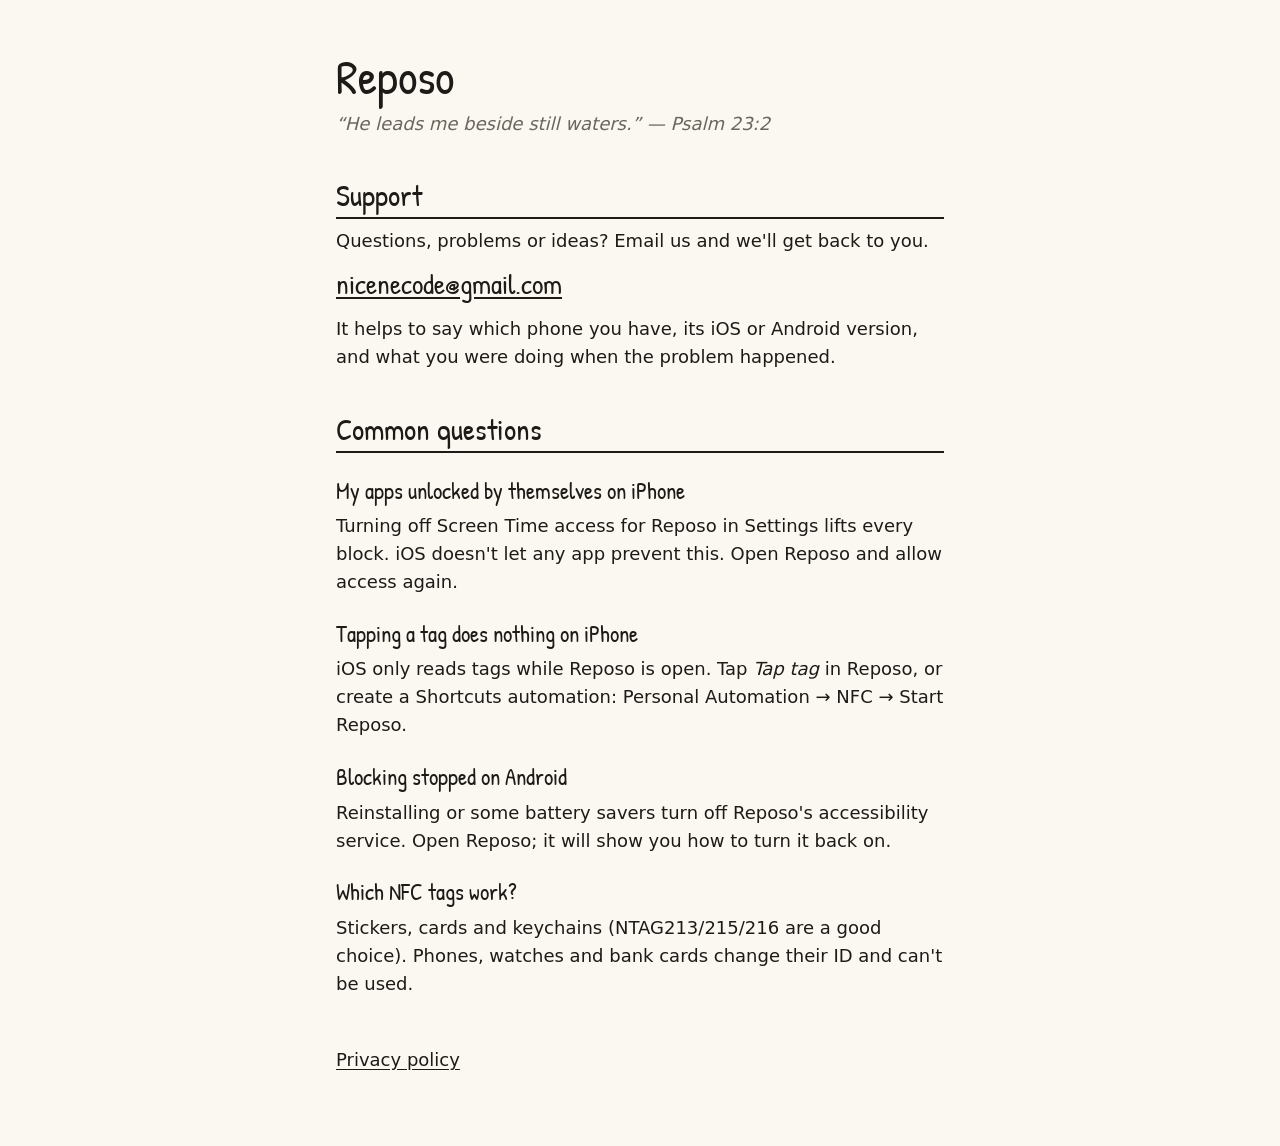
<file: index.html>
<!doctype html>
<html lang="en">
<head>
<meta charset="utf-8">
<meta name="viewport" content="width=device-width, initial-scale=1">
<title>Reposo Support</title>
<link rel="stylesheet" href="style.css">
</head>
<body>
<main>
  <h1>Reposo</h1>
  <p class="verse">“He leads me beside still waters.” — Psalm 23:2</p>

  <h2>Support</h2>
  <p>Questions, problems or ideas? Email us and we'll get back to you.</p>
  <p class="mail"><a href="mailto:nicenecode@gmail.com?subject=Reposo%20support">nicenecode@gmail.com</a></p>
  <p>It helps to say which phone you have, its iOS or Android version, and what you were doing when the problem happened.</p>

  <h2>Common questions</h2>
  <h3>My apps unlocked by themselves on iPhone</h3>
  <p>Turning off Screen Time access for Reposo in Settings lifts every block. iOS doesn't let any app prevent this. Open Reposo and allow access again.</p>
  <h3>Tapping a tag does nothing on iPhone</h3>
  <p>iOS only reads tags while Reposo is open. Tap <em>Tap tag</em> in Reposo, or create a Shortcuts automation: Personal Automation → NFC → Start Reposo.</p>
  <h3>Blocking stopped on Android</h3>
  <p>Reinstalling or some battery savers turn off Reposo's accessibility service. Open Reposo; it will show you how to turn it back on.</p>
  <h3>Which NFC tags work?</h3>
  <p>Stickers, cards and keychains (NTAG213/215/216 are a good choice). Phones, watches and bank cards change their ID and can't be used.</p>

  <p class="links"><a href="privacy.html">Privacy policy</a></p>
</main>
</body>
</html>
</file>
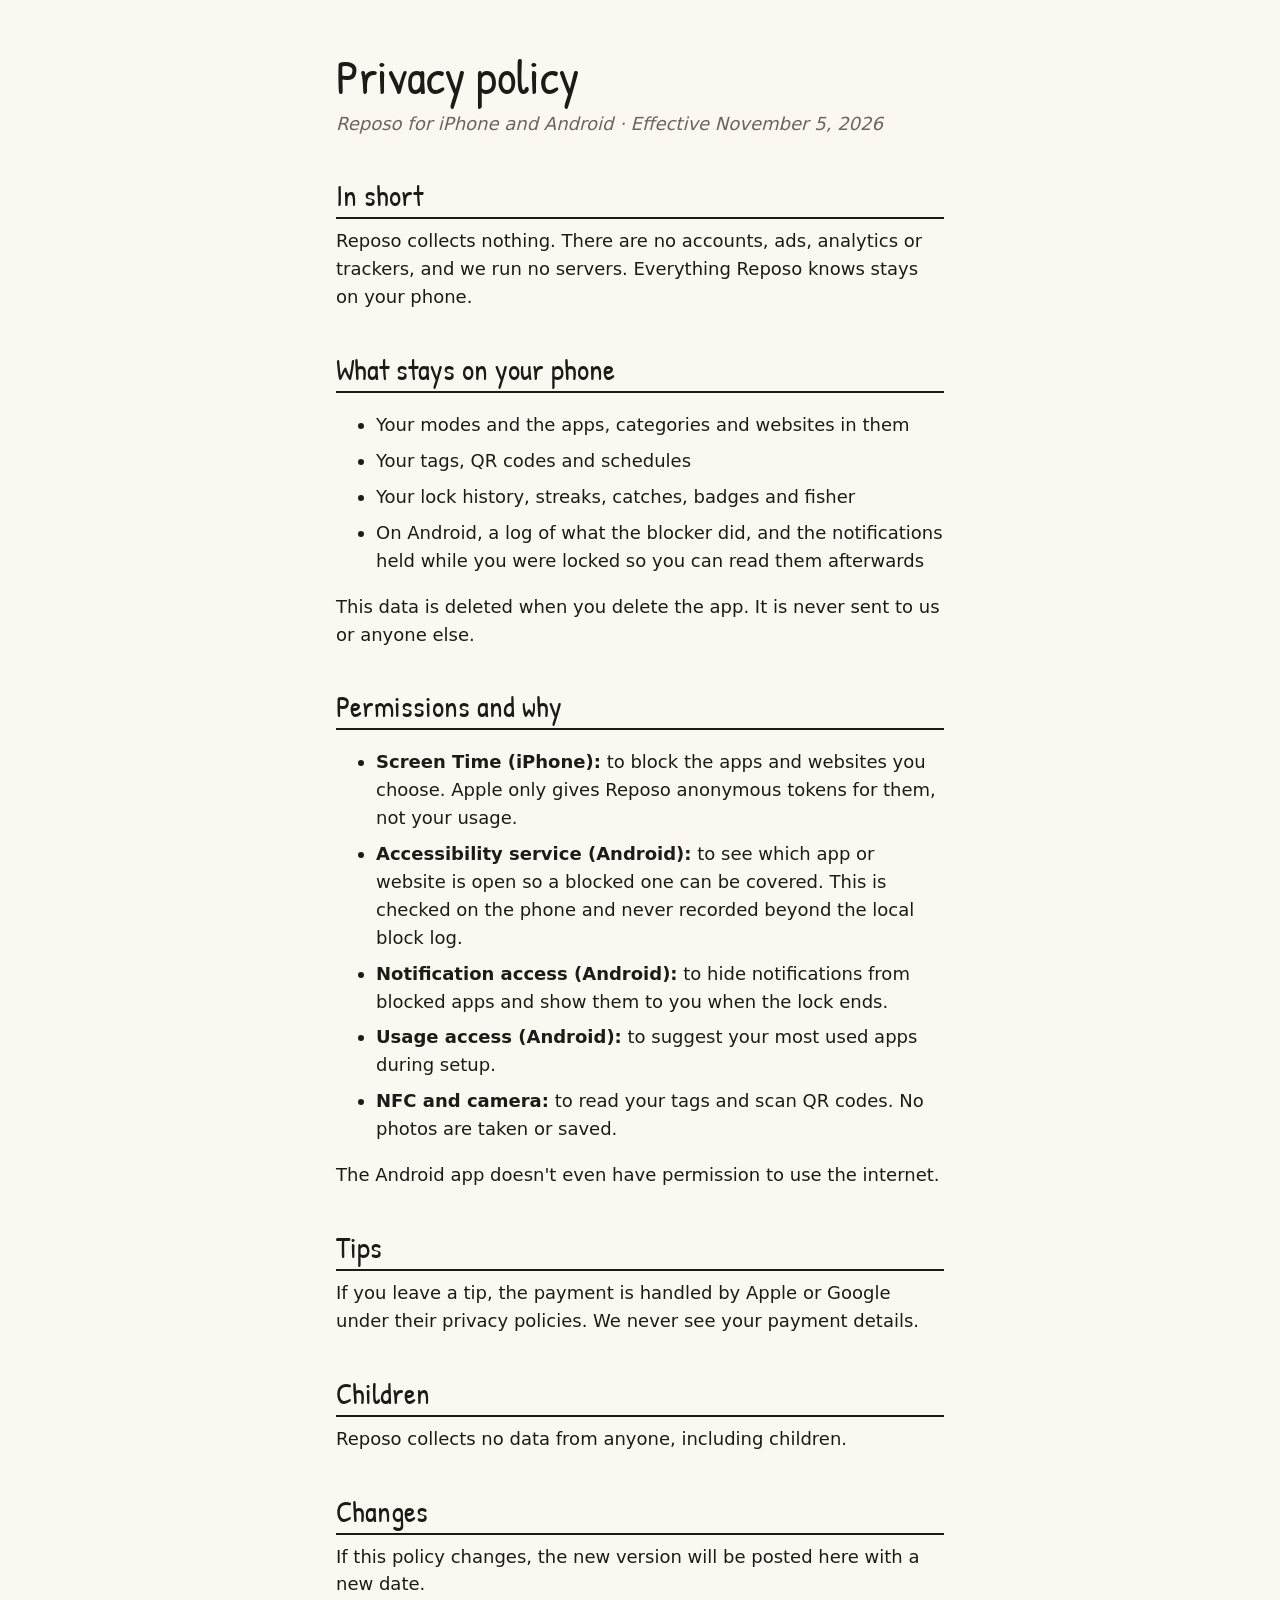
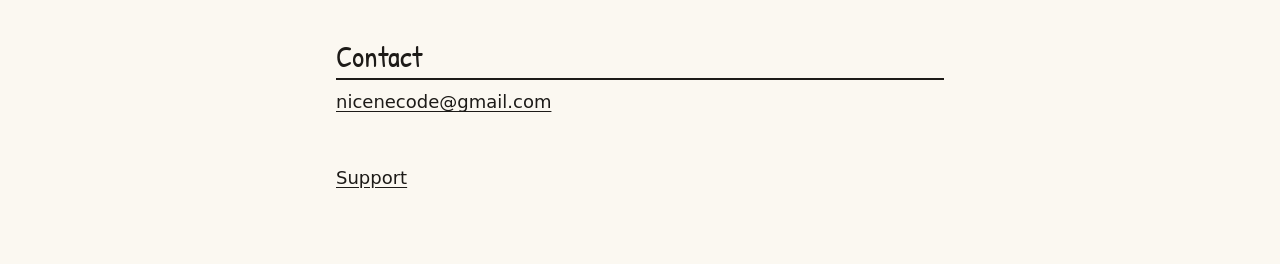
<file: privacy.html>
<!doctype html>
<html lang="en">
<head>
<meta charset="utf-8">
<meta name="viewport" content="width=device-width, initial-scale=1">
<title>Reposo Privacy Policy</title>
<link rel="stylesheet" href="style.css">
</head>
<body>
<main>
  <h1>Privacy policy</h1>
  <p class="verse">Reposo for iPhone and Android · Effective November 5, 2026</p>

  <h2>In short</h2>
  <p>Reposo collects nothing. There are no accounts, ads, analytics or trackers, and we run no servers. Everything Reposo knows stays on your phone.</p>

  <h2>What stays on your phone</h2>
  <ul>
    <li>Your modes and the apps, categories and websites in them</li>
    <li>Your tags, QR codes and schedules</li>
    <li>Your lock history, streaks, catches, badges and fisher</li>
    <li>On Android, a log of what the blocker did, and the notifications held while you were locked so you can read them afterwards</li>
  </ul>
  <p>This data is deleted when you delete the app. It is never sent to us or anyone else.</p>

  <h2>Permissions and why</h2>
  <ul>
    <li><strong>Screen Time (iPhone):</strong> to block the apps and websites you choose. Apple only gives Reposo anonymous tokens for them, not your usage.</li>
    <li><strong>Accessibility service (Android):</strong> to see which app or website is open so a blocked one can be covered. This is checked on the phone and never recorded beyond the local block log.</li>
    <li><strong>Notification access (Android):</strong> to hide notifications from blocked apps and show them to you when the lock ends.</li>
    <li><strong>Usage access (Android):</strong> to suggest your most used apps during setup.</li>
    <li><strong>NFC and camera:</strong> to read your tags and scan QR codes. No photos are taken or saved.</li>
  </ul>
  <p>The Android app doesn't even have permission to use the internet.</p>

  <h2>Tips</h2>
  <p>If you leave a tip, the payment is handled by Apple or Google under their privacy policies. We never see your payment details.</p>

  <h2>Children</h2>
  <p>Reposo collects no data from anyone, including children.</p>

  <h2>Changes</h2>
  <p>If this policy changes, the new version will be posted here with a new date.</p>

  <h2>Contact</h2>
  <p><a href="mailto:nicenecode@gmail.com?subject=Reposo%20privacy">nicenecode@gmail.com</a></p>

  <p class="links"><a href="index.html">Support</a></p>
</main>
</body>
</html>
</file>
<file: style.css>
@import url("https://fonts.googleapis.com/css2?family=Patrick+Hand&display=swap");

:root { --paper: #fbf8f1; --ink: #1d1b18; --faint: #6b665d; }
@media (prefers-color-scheme: dark) {
  :root { --paper: #161513; --ink: #f1ede4; --faint: #a39e94; }
}
* { box-sizing: border-box; }
body {
  margin: 0; background: var(--paper); color: var(--ink);
  font: 18px/1.55 -apple-system, system-ui, sans-serif;
}
main { max-width: 640px; margin: 0 auto; padding: 48px 16px 64px; }
h1, h2, h3 { font-family: "Patrick Hand", cursive; font-weight: 400; line-height: 1.2; }
h1 { font-size: 48px; margin: 0; }
h2 { font-size: 30px; margin: 40px 0 8px; border-bottom: 2px solid var(--ink); padding-bottom: 4px; }
h3 { font-size: 23px; margin: 24px 0 4px; }
p, li { margin: 8px 0; }
.verse { color: var(--faint); font-style: italic; margin-top: 4px; }
.mail { font-family: "Patrick Hand", cursive; font-size: 28px; }
a { color: var(--ink); text-underline-offset: 3px; }
.links { margin-top: 48px; }
</file>
